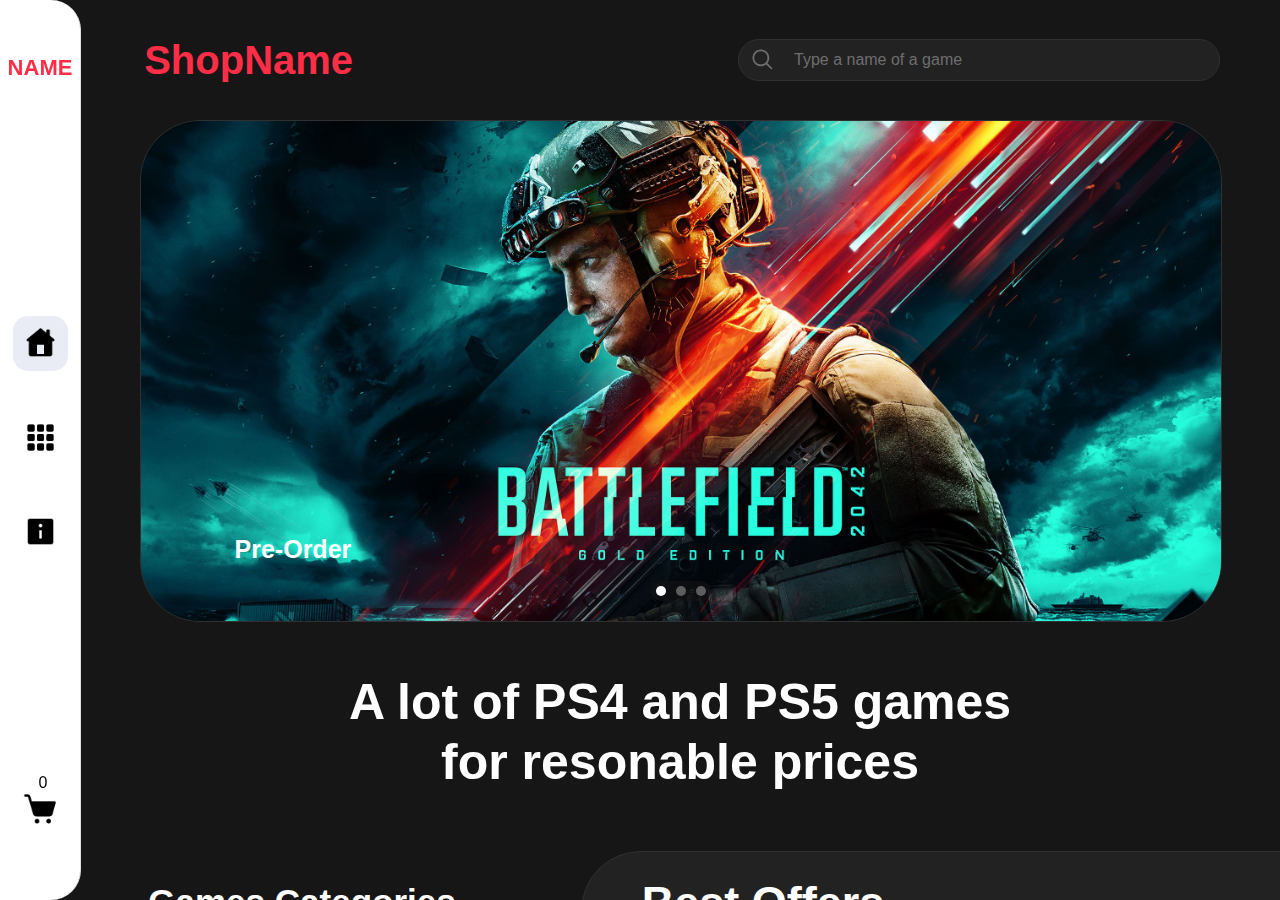
<file: index.html>
<!DOCTYPE html>
<html lang="en">
<head>
    <meta charset="UTF-8">
    <meta name="viewport" content="width=device-width, initial-scale=1.0">
    <title>Home</title>
    <link rel="stylesheet" href="css/style.css">
    <link rel="stylesheet" href="css/mainPage.css">
</head>
<body>
    <div class="container">
        <nav class="sidebar">
            <div class="logo">
                <a href="#">
                    <h1>NAME</h1>
                </a>
            </div>
            <div class="nav-list">
                <div class="nav-object">
                    <a class="nav-icon-shell home-icon" href="index.html">
                        <img class="nav-icon" src="icons/icons8-home-page-90.png" alt="icon">
                    </a>
                    <h2 class="sidebar-text">Home</h2>
                </div>
                <div class="nav-object">
                    <a class="nav-icon-shell all-products-icon" href="html/all-products.html">
                        <img class="nav-icon" src="icons/icons8-small-icons-96.png" alt="icon">
                    </a>
                    <h2 class="sidebar-text">Games</h2>
                </div>
                <div class="nav-object">
                    <a class="nav-icon-shell info-icon" href="html/info.html">
                        <img class="nav-icon" src="icons/icons8-info-squared-90.png" alt="icon">
                    </a>
                    <h2 class="sidebar-text">Info</h2>
                </div>
            </div>
            <div class="cart">
                <a class="nav-icon-shell cart-icon-shell" href="html/cart.html"> 
                    <div class="cart-products-amount">0</div>
                    <img class="nav-icon cart-icon" src="icons/icons8-shopping-cart-90.png" alt="icon">
                </a>
                <h2 class="sidebar-text">Cart</h2>
            </div>
        </nav>

        <nav class="sidebar_mobile-view">
            <a class="nav-icon-shell_mobile-view" href="index.html">
                <img class="nav-icon_mobile-view" src="icons/icons8-home-page-90.png" alt="">
            </a>
            <a class="nav-icon-shell_mobile-view" href="html/all-products.html">
                <img class="nav-icon_mobile-view" src="icons/icons8-small-icons-96.png" alt="">
            </a>
            <a class="nav-icon-shell_mobile-view" href="html/info.html">
                <img class="nav-icon_mobile-view" src="icons/icons8-info-squared-90.png" alt="">
            </a>
            <a class="nav-icon-shell_mobile-view" href="html/cart.html">
                <img class="nav-icon_mobile-view" src="icons/icons8-shopping-cart-90.png" alt="">
            </a>
        </nav>

        
        <div class="sidebar_empty"></div>
        

        <div class="main">
            <header class="header">
                <div class="page-title">
                    <h1>ShopName</h1>
                </div>
                <div class="search-block-shell">
                    <div class="search-block">
                        <input class="search" type="text" placeholder="Type a name of a game">
                        <img class="search-icon" src="icons/icons8-search.png" alt="">
                    </div>
                    <div class="search-results hide">
                        <!-- <div class="search-result">red dead redemption</div> -->
                    </div>
                </div>
            </header>
            
            <section class="slider-block-shell">
                <div class="slider-block"></div>

                <div class="slider-block_arrow slider-block_left-arrow">
                    <img src="icons/icons8-back-90.png" alt="photo">
                </div>
                <div class="slider-block_arrow slider-block_right-arrow">
                    <img src="icons/icons8-forward-90.png" alt="photo">
                </div>;
                <div class="slider-block_dots"></div>
            </section>

            <section class="slogan">
                <h1>A lot of PS4 and PS5 games <br> for resonable prices</h1>
            </section>

            <section class="sales-and-categories-shell">
                <div class="categories-block">
                    <div class="categories">
                        <h2>Games Categories</h2>
                        <ul class="categories-list">
                            <li class="category">All Games</li>
                            <li class="category">Action-Adventure</li>
                            <li class="category">Shooter</li>
                            <li class="category">RPG</li>
                            <li class="category">Online</li>
                            <li class="category">Open World</li>
                            <li class="category">Survival</li>
                        </ul>
                    </div>
                </div>
                <div class="best-offers-block">
                    <h2>Best Offers</h2>

                    <div class="products_best-offers"></div>                        
                </div>
            </section>

            <div class="game-compilations">
                <section>
                    <div class="page-subtitle">
                        <h2>Last Releases</h2>
                        <div class="line line-after"></div>
                    </div>
                    <div class="new-releases result-block"></div>
                </section>

                <section>
                    <div class="page-subtitle">
                        <h2>Hits</h2>
                        <div class="line line-after"></div>
                    </div>
                    <div class="hit-products result-block"></div>
                </section>

                <section>
                    <div class="page-subtitle">
                        <h2>Your Cart</h2>
                        <div class="line line-after"></div>
                    </div>
                    <div class="cart-products result-block"></div>
                </section>
            </div>
        </div>

        <div class="sidebar_empty__mobile-view"></div>

    </div>

    

    <script src="js/productsData.js"></script>
    <script src="js/script.js"></script>
    <script src="js/mainPage.js"></script>
</body>
</html>
</file>
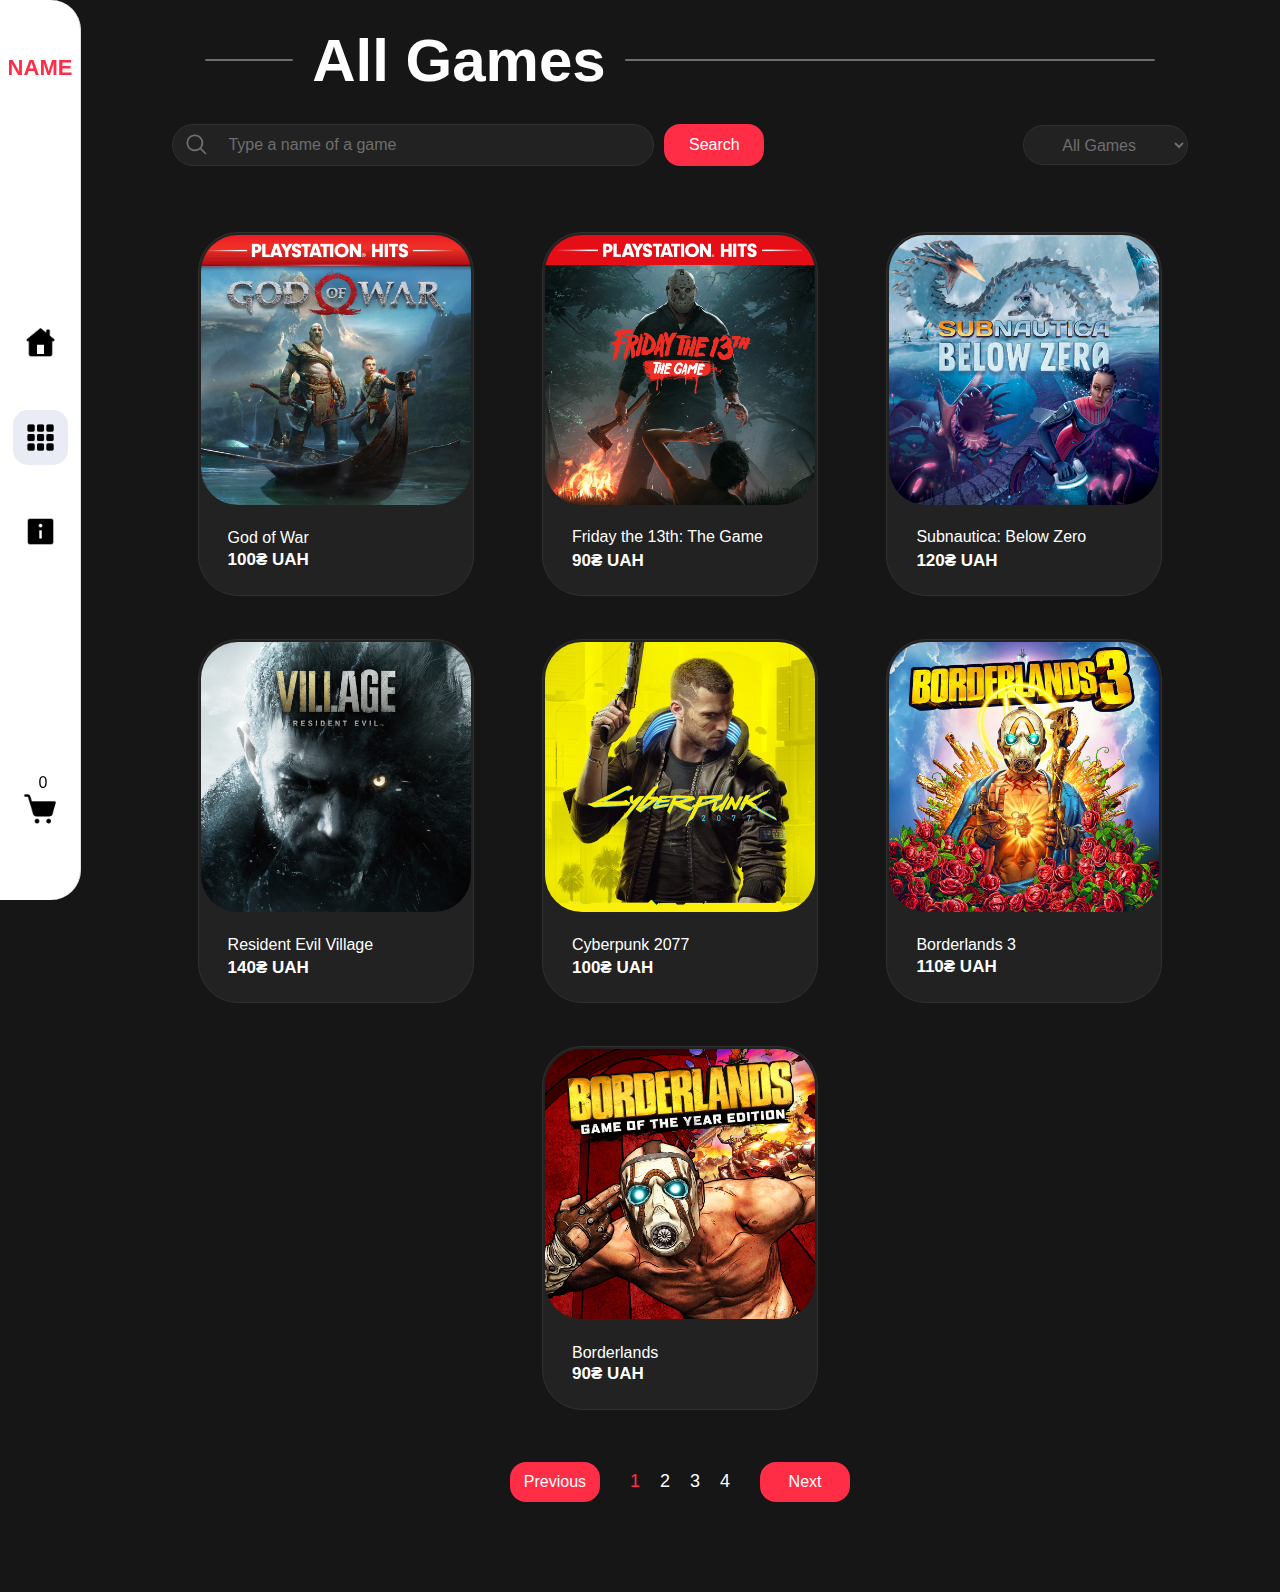
<file: html/all-products.html>
<!DOCTYPE html>
<html lang="en">
<head>
    <meta charset="UTF-8">
    <meta name="viewport" content="width=device-width, initial-scale=1.0">
    <title>All Products</title>
    <link rel="stylesheet" href="../css/style.css">
    <link rel="stylesheet" href="../css/all-products.css">
</head>
<body>
    <div class="container">
        <nav class="sidebar">
            <div class="logo">
                <a href="#">
                    <h1>NAME</h1>
                </a>
            </div>
            <div class="nav-list">
                <div class="nav-object">
                    <a class="nav-icon-shell home-icon" href="../index.html">
                        <img class="nav-icon" src="../icons/icons8-home-page-90.png" alt="icon">
                    </a>
                    <h2 class="sidebar-text">Home</h2>
                </div>
                <div class="nav-object">
                    <a class="nav-icon-shell all-products-icon" href="all-products.html">
                        <img class="nav-icon" src="../icons/icons8-small-icons-96.png" alt="icon">
                    </a>
                    <h2 class="sidebar-text">Games</h2>
                </div>
                <div class="nav-object">
                    <a class="nav-icon-shell info-icon" href="info.html">
                        <img class="nav-icon" src="../icons/icons8-info-squared-90.png" alt="icon">
                    </a>
                    <h2 class="sidebar-text">Info</h2>
                </div>
            </div>
            <div class="cart">
                <a class="nav-icon-shell cart-icon-shell" href="cart.html"> 
                    <div class="cart-products-amount">0</div>
                    <img class="nav-icon cart-icon" src="../icons/icons8-shopping-cart-90.png" alt="icon">
                </a>
                <h2 class="sidebar-text">Cart</h2>
            </div>
        </nav>

        <nav class="sidebar_mobile-view">
            <a class="nav-icon-shell_mobile-view" href="../index.html">
                <img class="nav-icon_mobile-view" src="../icons/icons8-home-page-90.png" alt="">
            </a>
            <a class="nav-icon-shell_mobile-view" href="all-products.html">
                <img class="nav-icon_mobile-view" src="../icons/icons8-small-icons-96.png" alt="">
            </a>
            <a class="nav-icon-shell_mobile-view" href="info.html">
                <img class="nav-icon_mobile-view" src="../icons/icons8-info-squared-90.png" alt="">
            </a>
            <a class="nav-icon-shell_mobile-view" href="cart.html">
                <img class="nav-icon_mobile-view" src="../icons/icons8-shopping-cart-90.png" alt="">
            </a>
        </nav>


        <div class="sidebar_empty"></div>
        
        <div class="main">
            <div class="page-title">
                <div class="line line-before"></div>
                <h1>All Games</h1>
                <div class="line line-after"></div>
            </div>
            <div class="extra-functions-shell">
                <div class="search-block-shell">
                    <div class="search-block">
                        <input class="search" type="text" placeholder="Type a name of a game">
                        <img class="search-icon" src="../icons/icons8-search.png" alt="">
                    </div>
                    <div class="search-results hide">
                        <!-- <div class="search-result">red dead redemption</div> -->
                    </div>
                    <button class="search-button">Search</button>
                </div>

                <div class="filter-options-shell">
                    <!-- <p>Filter by category</p> -->
                    <!-- <img class="filter-cancel" src="../icons/icons8-delete-90.png" alt=""> -->
                    <select class="filter-select" name="" id="">
                        <option value="" selected="selected">All Games</option>
                        <option value="">Action-Adventure</option>
                        <option value="">Shooter</option>
                        <option value="">RPG</option>
                        <option value="">Online</option>
                        <option value="">Open World</option>
                        <option value="">Survival</option>
                    </select>
                </div>
            </div>
            <div class="goods"></div>

            <div class="buttons-section">
                <button class="page-move-but button-previous">Previous</button>
                <div class="products-page-list">
                    <!-- <div class="page-num"></div> -->
                </div>
                <button class="page-move-but button-forward">Next</button>
            </div>
        </div>

        <div class="sidebar_empty__mobile-view"></div>

    </div>

    

    <script src="../js/productsData.js"></script>
    <script src="../js/script.js"></script>
    <script src="../js/all-products.js"></script>
</body>
</html>
</file>
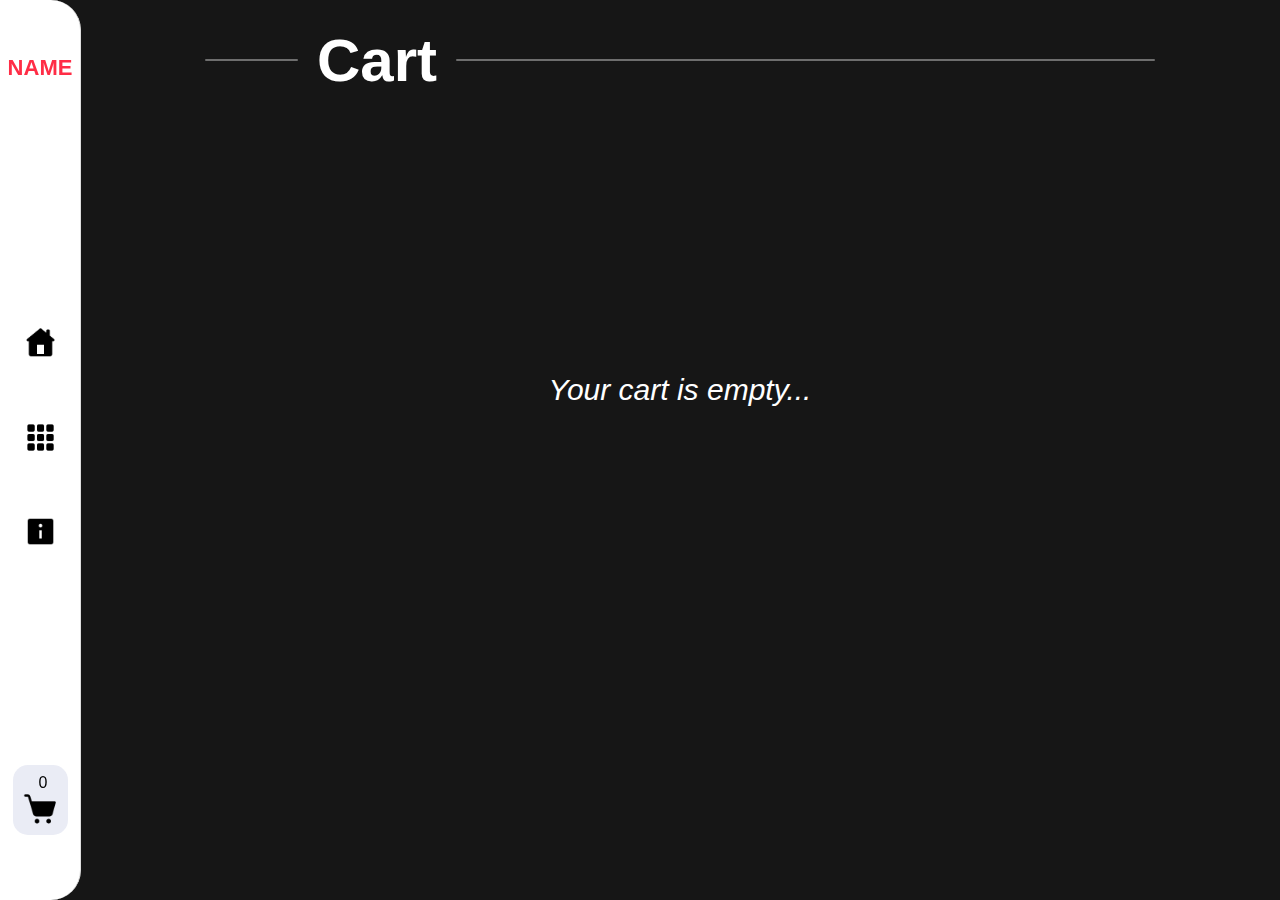
<file: html/cart.html>
<!DOCTYPE html>
<html lang="en">
<head>
    <meta charset="UTF-8">
    <meta name="viewport" content="width=device-width, initial-scale=1.0">
    <title>Cart</title>
    <link rel="stylesheet" href="../css/style.css">
    <link rel="stylesheet" href="../css/cart.css">
</head>
<body>
    <div class="container">
        <nav class="sidebar">
            <div class="logo">
                <a href="#">
                    <h1>NAME</h1>
                </a>
            </div>
            <div class="nav-list">
                <div class="nav-object">
                    <a class="nav-icon-shell home-icon" href="../index.html">
                        <img class="nav-icon" src="../icons/icons8-home-page-90.png" alt="icon">
                    </a>
                    <h2 class="sidebar-text">Home</h2>
                </div>
                <div class="nav-object">
                    <a class="nav-icon-shell all-products-icon" href="all-products.html">
                        <img class="nav-icon" src="../icons/icons8-small-icons-96.png" alt="icon">
                    </a>
                    <h2 class="sidebar-text">Games</h2>
                </div>
                <div class="nav-object">
                    <a class="nav-icon-shell info-icon" href="info.html">
                        <img class="nav-icon" src="../icons/icons8-info-squared-90.png" alt="icon">
                    </a>
                    <h2 class="sidebar-text">Info</h2>
                </div>
            </div>
            <div class="cart">
                <a class="nav-icon-shell cart-icon-shell" href="cart.html"> 
                    <div class="cart-products-amount">0</div>
                    <img class="nav-icon cart-icon" src="../icons/icons8-shopping-cart-90.png" alt="icon">
                </a>
                <h2 class="sidebar-text">Cart</h2>
            </div>
        </nav>
        
        <nav class="sidebar_mobile-view">
            <a class="nav-icon-shell_mobile-view" href="../index.html">
                <img class="nav-icon_mobile-view" src="../icons/icons8-home-page-90.png" alt="">
            </a>
            <a class="nav-icon-shell_mobile-view" href="all-products.html">
                <img class="nav-icon_mobile-view" src="../icons/icons8-small-icons-96.png" alt="">
            </a>
            <a class="nav-icon-shell_mobile-view" href="info.html">
                <img class="nav-icon_mobile-view" src="../icons/icons8-info-squared-90.png" alt="">
            </a>
            <a class="nav-icon-shell_mobile-view" href="cart.html">
                <img class="nav-icon_mobile-view" src="../icons/icons8-shopping-cart-90.png" alt="">
            </a>
        </nav>
        
        <div class="sidebar_empty"></div>
        
        <div class="main">
            <div class="page-title">
                <div class="line line-before"></div>
                <h1>Cart</h1>
                <div class="line line-after"></div>
            </div>

            <div class="cart-positions-shell">
                

            </div>


        </div>

        <div class="sidebar_empty__mobile-view"></div>

    </div>

    

    <script src="../js/productsData.js"></script>
    <script src="../js/script.js"></script>
    <script src="../js/cart.js"></script>
</body>
</html>
</file>
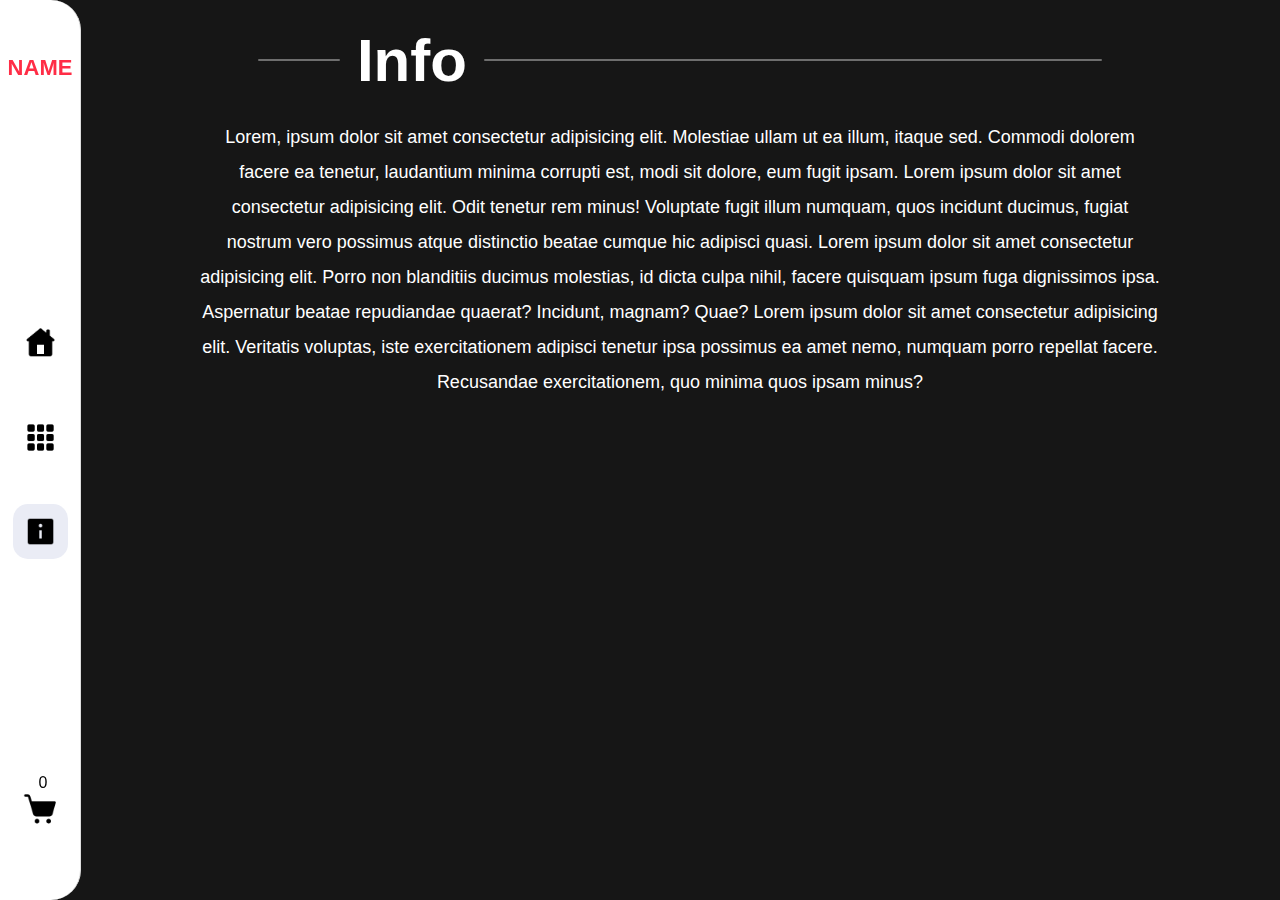
<file: html/info.html>
<!DOCTYPE html>
<html lang="en">
<head>
    <meta charset="UTF-8">
    <meta name="viewport" content="width=device-width, initial-scale=1.0">
    <title>Info</title>
    <link rel="stylesheet" href="../css/style.css">
    <link rel="stylesheet" href="../css/info.css">
</head>
<body>
    <div class="container">
        <nav class="sidebar">
            <div class="logo">
                <a href="#">
                    <h1>NAME</h1>
                </a>
            </div>
            <div class="nav-list">
                <div class="nav-object">
                    <a class="nav-icon-shell home-icon" href="../index.html">
                        <img class="nav-icon" src="../icons/icons8-home-page-90.png" alt="icon">
                    </a>
                    <h2 class="sidebar-text">Home</h2>
                </div>
                <div class="nav-object">
                    <a class="nav-icon-shell all-products-icon" href="all-products.html">
                        <img class="nav-icon" src="../icons/icons8-small-icons-96.png" alt="icon">
                    </a>
                    <h2 class="sidebar-text">Games</h2>
                </div>
                <div class="nav-object">
                    <a class="nav-icon-shell info-icon" href="info.html">
                        <img class="nav-icon" src="../icons/icons8-info-squared-90.png" alt="icon">
                    </a>
                    <h2 class="sidebar-text">Info</h2>
                </div>
            </div>
            <div class="cart">
                <a class="nav-icon-shell cart-icon-shell" href="cart.html"> 
                    <div class="cart-products-amount">0</div>
                    <img class="nav-icon cart-icon" src="../icons/icons8-shopping-cart-90.png" alt="icon">
                </a>
                <h2 class="sidebar-text">Cart</h2>
            </div>
        </nav>

        <nav class="sidebar_mobile-view">
            <a class="nav-icon-shell_mobile-view" href="../index.html">
                <img class="nav-icon_mobile-view" src="../icons/icons8-home-page-90.png" alt="">
            </a>
            <a class="nav-icon-shell_mobile-view" href="all-products.html">
                <img class="nav-icon_mobile-view" src="../icons/icons8-small-icons-96.png" alt="">
            </a>
            <a class="nav-icon-shell_mobile-view" href="info.html">
                <img class="nav-icon_mobile-view" src="../icons/icons8-info-squared-90.png" alt="">
            </a>
            <a class="nav-icon-shell_mobile-view" href="cart.html">
                <img class="nav-icon_mobile-view" src="../icons/icons8-shopping-cart-90.png" alt="">
            </a>
        </nav>

        
        <div class="sidebar_empty"></div>
        
        <div class="main">
            <div class="page-title">
                <div class="line line-before"></div>
                <h1>Info</h1>
                <div class="line line-after"></div>
            </div>

            <p class="info-main-text">
                Lorem, ipsum dolor sit amet consectetur adipisicing elit. Molestiae ullam ut ea illum, itaque sed. Commodi dolorem facere ea tenetur, laudantium minima corrupti est, modi sit dolore, eum fugit ipsam.
                Lorem ipsum dolor sit amet consectetur adipisicing elit. Odit tenetur rem minus! Voluptate fugit illum numquam, quos incidunt ducimus, fugiat nostrum vero possimus atque distinctio beatae cumque hic adipisci quasi. Lorem ipsum dolor sit amet consectetur adipisicing elit. Porro non blanditiis ducimus molestias, id dicta culpa nihil, facere quisquam ipsum fuga dignissimos ipsa. Aspernatur beatae repudiandae quaerat? Incidunt, magnam? Quae? Lorem ipsum dolor sit amet consectetur adipisicing elit. Veritatis voluptas, iste exercitationem adipisci tenetur ipsa possimus ea amet nemo, numquam porro repellat facere. Recusandae exercitationem, quo minima quos ipsam minus?
            </p>
        </div>

        <div class="sidebar_empty__mobile-view"></div>

    </div>

    
    <script src="../js/script.js"></script>
</body>
</html>
</file>
<file: css/style.css>
* {
    margin: 0;
    font-size: 16px;
    font-family: 'Rubik', sans-serif;
    color: white;
}

a {
    text-decoration: none;
}
input, select {
    outline: none;
}
ul {
  padding: 0;
  list-style: none;
}


h1, h2, h3, h4, h5, h6, p, span {
    color: rgb(255, 255, 255);
}

body {
    background-color: rgb(22, 22, 22);
}






.container {
    width: 100%;
    height: 100vh;
    display: grid;
    grid-row: 1;
    grid-template-columns: 80px 1fr;
    grid-column: 2;
}


.page-title {
    padding: 0 6%;
    height: 120px;
    display: flex;
    justify-content: space-between;
    align-items: center;
}
.page-title h1 {
    font-size: 60px;
    margin: 0 2%;
    white-space: nowrap;
}

.line {
    height: 2px;
    width: 77%;
    background-color: rgb(110, 110, 110);
    border-radius: 100px;
}


.sidebar_mobile-view {
    display: flex;
    align-items: center;
    justify-content: space-around;
    background-color: rgb(255, 255, 255);
    border-radius: 30px 30px 0 0;
    position: fixed;
    bottom: 0;
    left: 0;
    width: 100%;
    height: 60px;
    z-index: 99999999999;
    display: none;
}

.nav-icon-shell_mobile-view {
    height: 40px;
    width: 40px;
}
.nav-icon_mobile-view {
    width: inherit;
    height: inherit;
}


/* SIDEBAR */
.sidebar {
    position: fixed;
    left: 0;
    top: 0;
    width: 80px;
    height: 100%;
    background-color: rgb(255, 255, 255);
    border-radius: 0 30px 30px 0;
    /* box-shadow: 0 0 80px 0 rgb(71 71 71 / 10%); */
    display: flex;
    justify-content: space-between;
    align-items: center;
    flex-direction: column;
    border-right: 1px solid rgb(223, 223, 223);
}

.logo, .nav-list, .cart {
    display: flex;
    justify-content: center;
    align-items: center;
}


.logo {
    width: 100%;
    height: 15%;
}
.logo h1 {
    font-size: 22px;
    color: rgb(255, 45, 70);
}

.nav-list {
    width: 100%;
    height: 33%;
    flex-direction: column;
    justify-content: space-evenly;
}

.sidebar-text {
    text-align: center;
    transform: translateX(-300%);
    transition: all .3s ease;
    color: rgb(22, 22, 22);
}

.nav-icon-shell:hover ~ .sidebar-text {
    transform: translateX(0);
}

.nav-icon-shell {
    width: 55px;
    height: 55px;
    border-radius: 15px;
    margin-bottom: 7px;
    transition: all .1s ease;
    display: flex;
    justify-content: center;
    align-items: center;
}
.nav-icon-shell:hover {
    background-color: rgb(234, 236, 245);
}

.nav-object {
    width: 60px;
    display: flex;
    flex-direction: column;
    justify-content: center;
    align-items: center;
}

.nav-icon {
    width: 35px;
    height: 35px;
}

.cart-icon-shell {
    height: 70px;
    flex-direction: column;
}

.cart {
    width: 100%;
    height: 15%;
    flex-direction: column;
    justify-content: flex-start;
}


.cart-products-amount {
    text-align: center;
    position: relative;
    left: 3px;
    color: black;
}

/* MAIN PAGE */
.main {
    padding: 0 5% 5% 5%;
}





/* SEARCH */
.search-block-shell {
    position: relative;
    display: flex;
}


.search-block {
    display: flex;
    align-items: center;
    position: relative;
}

::-webkit-input-placeholder {
    color: rgb(110, 110, 110);
}
::-moz-placeholder { 
    color: rgb(110, 110, 110);
  }
:-ms-input-placeholder {
    color: rgb(110, 110, 110);
  }
:-moz-placeholder { 
    color: rgb(110, 110, 110);
  }

.search {
    transition: all .15s ease;
    width: 400px;
    height: 40px;
    border-radius: 60px;
    border: 1px solid rgb(48, 48, 48);
    color: rgb(255, 255, 255);
    padding: 0 25px 0 55px;
    background-color: rgb(34, 34, 34);
    z-index: 12;
}

.search:hover {
    background-color: rgb(48, 48, 48);
}
.search:focus {
    background-color: rgb(48, 48, 48);
}


.search-icon {
    transition: all 0.1s ease;
    width: 25px;
    height: 25px;
    position: absolute;
    left: 0;
    top: 0;
    border-radius: 50px;
    padding: 8px 12px;
    z-index: 13;
}
.clear-search-icon {
    cursor: pointer;
}
.clear-search-icon:hover {
    background-color: rgb(77, 77, 77);
}


.search-results {
    position: absolute;
    width: 480px;
    padding-top: 41px;
    z-index: 11;
    top: 0;
    border: 1px solid rgb(48, 48, 48);
    background-color: rgb(34, 34, 34);
    border-radius: 30px;
    overflow: hidden;
}
.search-result {
    width: 86%;
    height: 40px;
    display: flex;
    align-items: center;
    padding: 0 7%;
    border-bottom: 1px solid rgb(48, 48, 48);
    transition: all 0.1s ease;
}

.search-result:hover {
    background-color: rgb(255, 45, 70);
    cursor: pointer;
    color: rgb(84, 18, 19);
}




.search-button {
    width: 100px;
    border-radius: 16px;
    border: none;
    background-color: rgb(255, 45, 70);
    margin-left: 10px;
    transition: all 0.1s ease;
}
.search-button:hover {
    background-color: rgb(255, 71, 92);
    cursor: pointer;
}






/* Product */
.product {
    background-color: rgb(34, 34, 34);
    transition: all 0.1s ease;
    width: 270px;
    height: 360px;
    max-height: 400px;
    border-radius: 40px;
    overflow: hidden;
    padding: 2px 2px 0 2px;
    position: relative;
    border: 1px solid rgb(48, 48, 48);
    margin: 2% 1%;

    animation: .2s ease;
}
@keyframes adding-to-cart {
    0% {
        transform: scale(1);
    }
    40% {
        transform: scale(0.95);
    }
    100% {
        transform: scale(1);
    }
}


.product-child {
    position: absolute;
    top: 0;
    left: 0;
    width: 274px;
    height: 362px;
    border-radius: inherit;
    transition: all 0.15s ease;
    pointer-events: none;
    z-index: 0;
}


.product-main {
    position: relative;
    width: 100%;
    height: 75%;
    display: flex;
    justify-content: center;
    align-items: center;
    border-radius: 37px;
    overflow: hidden;
    z-index: 5;
}
.product-photo {
    transition: all .3s ease;
    width: 100%;
    /* height: 100%; */
}

.product-footer, .product-footer_onhover {
    position: relative;
    /* width: inherit; */
    height: 25%;
    padding: 0 10%;
    display: flex;
    align-items: center;
    justify-content: space-between;
    z-index: 5;
    border-radius: 10px;
}

.product-footer p, .product-footer h3 {
    margin: 3% 0;
}
.product-name {
    font-size: 16px;
    font-weight: normal;
}
.product-price {
    font-size: 17px;
    font-weight: 600;
}


.clickable-area_product {
    position: absolute;
    top: 0;
    left: 0;
    width: 100%;
    height: 100%;
    /* pointer-events: none; */
}


.product-footer_right-side {
    display: flex;
    justify-content: flex-end;
    align-items: center;
}

.add-to-cart {
    white-space: nowrap;
}
.add-to-cart-icon {
    width: 40%;
    height: 40%;
}


.product-footer_onhover {
    position: relative;
    top: 1%;
    background-color: rgb(255, 45, 70);
    transition: all .3s ease;
}
.product-footer_onhover p, .product-footer_onhover h3 {
    color: rgb(255, 255, 255);
}


.product-footer:hover ~ .product-footer_onhover, .product-footer_onhover:hover {
    top: 0;
    transform: translateY(-100%);
    cursor: pointer;
}
.product-footer_onhover:hover ~ .product-child {
    background-color: rgb(255, 45, 70);
}


.product:hover .product-photo {
    transform: scale3d(1.06, 1.06, 1.06);
}


.added {
    background-color: rgb(255, 83, 99);
}

/* /Product */










.hide {
    display: none;
}






@media (max-width: 1250px) {
    .container {
        grid-template-columns: 70px 1fr;
    }
    .sidebar {
        width: 70px;
    }
    .page-title h1 {
        font-size: 55px;
    }

    .cart-icon-shell {
        height: 70px;
    }



    /* SEARCH */
    .search {
        width: 300px;
        height: 38px;
        /* padding: 0 25px 0 55px; */
    }
    .search-icon {
        height: 23px;
    }
    .search-results {
        width: 380px;
    }

    .search-button {
        width: 90px;
        height: 40px;
    }
    .search-result {
        font-size: 15px;
    }


    /* Product */
    .product {
        width: 240px;
        height: 320px;
    }

    .product-child {
        width: 244px;
        height: 322px;
    }

    .product-footer p, .product-footer h3 {
        margin: 5% 0;
    }

    .product-name {
        font-size: 15px;
    }
    .product-price {
        font-size: 16px;
    }

    .add-to-cart {
        font-size: 15px;
    }
    .add-to-cart-icon {
        width: 35%;
        height: 35%;
    }
}


@media (max-width: 1000px) {
    .container {
        grid-template-columns: 60px 1fr;
    }
    .sidebar {
        width: 60px;
    }
    .page-title h1 {
        font-size: 50px;
    }

    .logo h1 {
        font-size: 18px;
    }
    .nav-icon-shell {
        width: 45px;
        height: 45px;
        border-radius: 10px;
        margin-bottom: 7px;
    }
    .nav-icon {
        width: 30px;
        height: 30px;
    }
    .cart-icon-shell {
        height: 60px;
    }


    /* SEARCH */
    .search {
        width: 220px;
        height: 36px;
        font-size: 15px;
    }
    .search-results {
        width: 300px;
    }
    .search-result {
        font-size: 14px;
    }

    .search-button {
        width: 70px;
        height: 38px;
        font-size: 15px;
    }


    /* Product */
    .product {
        width: 220px;
        height: 290px;
    }
    
    .product-child {
        width: 224px;
        height: 292px;
    }
    
    .product-footer p, .product-footer h3 {
        margin: 3% 0;
    }
    
    .product-name {
        font-size: 14px;
    }
    .product-price {
        font-size: 15px;
    }
    
    .add-to-cart {
        font-size: 14px;
    }
}

@media (max-width: 768px) {
    .main {
        margin-bottom: 50px;
    }


    .page-title h1 {
        font-size: 45px;
    }

    .container {
        width: 100%;
        height: 100vh;
        display: grid;
        grid-row: 2;
        grid-column: 1;
        grid-template-columns: 1fr;
        grid-template-rows: 1fr 60px;
    }
    .sidebar_empty, .sidebar {
        display: none;
    }
    .sidebar_mobile-view {
        display: flex;
    }


      /* SEARCH */
    .search {
        font-size: 14px;
    }

    .search-button {
        width: 90px;
        height: 38px;
        font-size: 15px;
    }


    /* Product */
    .product {
        width: 190px;
        height: 250px;
    }
    
    .product-child {
        width: 194px;
        height: 252px;
    }
    
    .product-footer p, .product-footer h3 {
        margin: 3% 0;
    }
    
    .product-name {
        font-size: 12px;
    }
    .product-price {
        font-size: 14px;
    }
    
    .add-to-cart {
        font-size: 12px;
    }
}


@media (max-width: 480px) {
    .container {
        grid-template-rows: 1fr 50px;
    }
    .sidebar_mobile-view {
        height: 50px;
    }
    .nav-icon-shell_mobile-view {
        height: 35px;
        width: 35px;
    }



    /* SEARCH */
    .search {
        width: 140px;
        height: 36px;
        font-size: 14px;
    }

    .search-button {
        width: 60px;
        height: 38px;
        font-size: 14px;
    }

    .search-results {
        width: 220px;
        padding-top: 36px;
    }
    .search-result {
        font-size: 14px;
        height: 36px;
    }



    /* Product */
    .product {
        width: 160px;
        height: 210px;
        margin: 3% 1%;
        border-radius: 30px;
    }
    .product-main {
        border-radius: 28px;
    }
    
    .product-child {
        width: 164px;
        height: 212px;
    }
    
    .product-footer p, .product-footer h3 {
        margin: 3% 0;
    }
    
    .product-name {
        font-size: 11px;
    }
    .product-price {
        font-size: 12px;
    }
    
    .add-to-cart {
        font-size: 11px;
    }
}
</file>
<file: css/mainPage.css>
.home-icon {
    background-color: rgb(234, 236, 245);
}


.main {
    padding: 0 5% 5% 5%;
    overflow-x: hidden;
}


.header {
    display: flex;
    justify-content: space-between;
    align-items: center;
}

.page-title {
    padding: 0;
}
.page-title h1 {
    font-size: 40px;
    color:  rgb(255, 45, 70);
    /* background-color: #fff;
    border-radius: 15px;
    padding: 5px; */
}


/* SLIDER */
.slider-block-shell {
    height: 500px;
    width: 100%;
    background-color: rgb(34, 34, 34);
    border-radius: 60px;
    border: 1px solid rgb(48, 48, 48);
    position: relative;
    overflow: hidden;
    display: flex;
    justify-content: center;
}

.slider-block {
    max-width: 20000px;
    height: inherit;
    display: flex;
    border-radius: inherit;
    position: absolute;
    left: 0;
    transition: all .8s ease;
}
.slider-page {
    background-color: rgb(58, 58, 58);
    border-radius: inherit;
    position: relative;
    margin-right: 50px;
}

.slider-block_photo {
    /* height: 100%; */
    width: 100%;
    position: absolute;
    margin: auto;
    left: 0;
    top: 0;
    bottom: 0;
    right: 0;
    border-radius: inherit;
}
.slider-block_photo:hover {
    /* cursor: pointer; */
}

.slider-block_arrow {
    position: absolute;
    height: 100%;
    width: 5%;
    /* background-color: #fff; */
    display: flex;
    justify-content: center;
    align-items: center;
    transition: all .2s ease;
    user-select: none;
}
.slider-block_arrow:hover {
    cursor: pointer;
    background-color: rgba(22, 22, 22, 0.3);
}

.slider-block_left-arrow {
    left: 0;
    transform: translateX(-200%);
}
.slider-block_right-arrow {
    right: 0;
    transform: translateX(200%);
}

.slider-block_arrow img {
    height: 40px;
    width: 40px;
}


.slider-block-shell:hover .slider-block_left-arrow,
.slider-block-shell:hover .slider-block_right-arrow {
    transform: translateX(0);
}


.slider-block_info {
    position: absolute;
    left: 8%;
    bottom: 10%;
    font-size: 25px;
    font-weight: bold;
    /* background-color: rgb(255, 45, 70); */
    padding: 7px;
    border-radius: 12px;
}

.slider-block_dots {
    max-width: 200px;
    height: 20px;
    position: absolute;
    bottom: 4%;
    margin: 0 auto;
    background-color: rgba(22, 22, 22, 0.5);
    border-radius: 60px;
    display: flex;
    align-items: center;
}

.dot, .current-dot {
    width: 10px;
    height: 10px;
    border-radius: 60px;
    margin: 0 5px;
    background-color: rgb(94, 94, 94);
}
.current-dot {
    background-color: rgb(255, 255, 255);
}



/* @keyframes onMove {
    0% {
    }
} */
/* /SLIDER */


.slogan h1{
    font-size: 50px;
    text-align: center;
    margin: 50px 0 60px 0;
    line-height: 60px;
}


.page-subtitle {
    /* padding: 0 4%; */
    height: 120px;
    display: flex;
    justify-content: space-between;
    align-items: center;
}
.page-subtitle h2 {
    font-size: 25px;
    /* margin: 0 2%; */
    white-space: nowrap;
    padding: 0 30px;
}

.line-before {
    width: 0;
}
.line-after {
    width: 100%;
}



.result-block {
    display: flex;
    align-items: center;
    justify-content: space-around;
    flex-wrap: wrap;
}

.new-releases p {
    margin: 5% 0;
    font-style: italic;
}

.sales-and-categories-shell {
    margin: 40px 0;
    height: 500px;
    width: 100%;
    display: flex;
    align-items: center;
    justify-content: space-between;

    position: relative;
}

.categories-block {
    /* background-color: rgb(34, 34, 34); */
    height: 100%;
    width: 30%;
    border-radius: 50px;
    display: flex;
    justify-content: center;
    align-items: center;
}

.categories h2 {
    font-size: 35px;
    margin-bottom: 30px;
    text-align: center;
}
.categories-list {
    display: flex;
    flex-direction: column;
    align-items: center;
    /* margin-left: 40px; */
}

.category {
    transition: all 0.1s ease;
    padding: 15px 30px;
    border-radius: 20px;
    font-size: 20px;
    color: #676767;
}
.category:hover {
    background-color: rgb(255, 45, 70);
    color: rgb(255, 255, 255);
    cursor: pointer;
}

.selected-category {
    background-color: rgb(255, 45, 70);
    color: rgb(255, 255, 255);
}
.selected-category:hover {
    background-color: rgb(255, 45, 70);
    color: rgb(255, 255, 255);
}




.best-offers-block {
    background-color: rgb(34, 34, 34);
    height: 100%;
    width: 65%;
    border-radius: 60px 0 0 60px;
    position: relative;
    right: -7%;
    border: 1px solid rgb(48, 48, 48);
    padding-right: 1%;
}

.best-offers-block h2 {
    font-size: 45px;
    /* color: rgb(22, 22, 22); */
    color: rgb(255, 255, 255);
    margin: 25px 0 15px 60px;
}

.products_best-offers {
    display: flex;
    justify-content: space-evenly;
    align-items: center;
}


/* BEST OFFERS PRODUCT */
.products_best-offers .product {
    border: 1px solid rgb(58, 58, 58);
    box-shadow: 0 0 40px 0 rgb(240 85 76 / 15%);
}
.products_best-offers .product:hover {
    box-shadow: none;
}
.products_best-offers .product-child {
    background-color: rgb(255, 45, 70);
}

.products_best-offers .product:hover .product-child {
    background-color: rgb(48, 48, 48);
}
.products_best-offers .product-footer_onhover {
    background-color: rgb(48, 48, 48);
}

.products_best-offers .product:hover .product-footer_onhover {
    top: 0;
    transform: translateY(-100%);
}




.product {
    margin: 15px 5px;
}







@media (max-width: 1250px) {
    .page-title {
        height: 105px;
    }
    .page-title h1 {
        font-size: 38px;
    }

    /* SLIDER */
    .slider-block-shell {
        height: 450px;
    }

    .slider-block_info {
        bottom: 8%;
        font-size: 24px;
    }

    .slogan h1{
        font-size: 45px;
        margin: 40px 0 50px 0;
        /* line-height: 60px; */
    }

    .sales-and-categories-shell {
        height: 450px;
    }

    .categories h2 {
        font-size: 32px;
        margin-bottom: 25px;
    }
    .category {
        padding: 13px 28px;
        font-size: 18px;
    }

    .best-offers-block {
        width: 70%;
    }
    .best-offers-block h2 {
        font-size: 40px;
    }

    .page-subtitle h2 {
        font-size: 22px;
        padding: 0 25px;
    }
}


@media (max-width: 1000px) {
    .page-title {
        height: 90px;
    }
    .page-title h1 {
        font-size: 32px;
    }

    /* SLIDER */
    .slider-block-shell {
        height: 350px;
    }

    .slider-block_info {
        left: 6%;
        bottom: 6%;
        font-size: 22px;
    }

    .slider-block_dots {
        height: 16px;
    }
    .dot, .current-dot {
        width: 8px;
        height: 8px;
    }
    .slider-block_arrow {
        width: 6%;
    }
    .slider-block_arrow img {
        height: 30px;
        width: 30px;
    }


    .slogan h1{
        font-size: 35px;
        margin: 35px 0 45px 0;
        line-height: 50px;
    }

    .sales-and-categories-shell {
        height: 400px;
    }

    .categories h2 {
        font-size: 25px;
        margin-bottom: 20px;
    }
    .category {
        padding: 13px 28px;
        font-size: 16px;
        border-radius: 16px;
    }

    .best-offers-block h2 {
        font-size: 35px;
        margin: 18px 0 10px 60px;
    }

    .page-subtitle {
        height: 80px;
    }
    .page-subtitle h2 {
        font-size: 20px;
        padding: 0 22px;
    }
}


@media (max-width: 850px) {
    .sales-and-categories-shell {
        height: initial;
        display: block;
    }

    .categories-block {
        height: 100%;
        width: 100%;
        transform: translateY(120%);
    }
    .categories h2 {
        font-size: 20px;
        margin-bottom: 15px;
    }
    .category {
        padding: 13px 40px;
        font-size: 15px;
        border-radius: 16px;
    }

    
    .best-offers-block {
        width: 100%;
        transform: translateY(-90%);
    }
}


@media (max-width: 768px) {
    .main {
        padding: 0 3% 5% 3%;
    }

    .page-title {
        height: 100px;
    }
    .page-title h1 {
        font-size: 23px;
    }

    /* SLIDER */
    .slider-block-shell {
        height: 280px;
        border-radius: 45px;
    }

    .slider-block_info {
        left: 6%;
        bottom: 6%;
        font-size: 18px;
    }

    .slider-block_dots {
        height: 14px;
    }
    .dot, .current-dot {
        width: 7px;
        height: 7px;
    }
    .slider-block_arrow {
        width: 8%;
    }
    .slider-block_arrow img {
        height: 30px;
        width: 30px;
    }


    .slogan h1{
        font-size: 30px;
        line-height: 40px;
    }


    .best-offers-block h2 {
        font-size: 30px;
        margin: 16px 0 5px 60px;
    }

    .page-subtitle {
        height: 80px;
    }
    .page-subtitle h2 {
        font-size: 20px;
        padding: 0 22px;
    }

    .categories-block {
        transform: translateY(110%);
    }
    .categories h2 {
        font-size: 20px;
        margin-bottom: 15px;
    }
    .category {
        padding: 13px 40px;
        font-size: 15px;
        border-radius: 16px;
    }

    .best-offers-block {
        width: 90%;
        transform: translateY(-100%);
        right: -18%;
    }


    .product {
        margin: 15px 4px;
    }
}


@media (max-width: 560px) {
    .slider-block-shell {
        height: 240px;
    }
    .best-offers-block {
        width: 100%;
        transform: translateY(-100%);
        right: -4%;
    }
}



@media (max-width: 480px) {
    .page-title {
        height: 100px;
    }
    .page-title h1 {
        font-size: 20px;
    }

    /* SLIDER */
    .slider-block-shell {
        height: 200px;
        border-radius: 45px;
    }

    .slider-block_info {
        left: 6%;
        bottom: 6%;
        font-size: 16px;
    }

    .slogan h1{
        font-size: 25px;
    }

    .best-offers-block h2 {
        font-size: 30px;
        margin: 16px 0 5px 60px;
    }

    .page-subtitle {
        height: 70px;
    }
    .page-subtitle h2 {
        font-size: 18px;
        padding: 0 20px;
    }

    .categories-block {
        transform: translateY(95%);
    }
    .categories h2 {
        font-size: 20px;
        margin-bottom: 15px;
    }
    .category {
        padding: 13px 40px;
        font-size: 15px;
        border-radius: 16px;
    }

    .best-offers-block {
        width: 106%;
        transform: translateY(-120%);
        border-radius: 0;
        right: 4%;
        padding-bottom: 10px;
        padding-left: 4px;
    }
    .best-offers-block h2 {
        margin: 16px 0 10px 0;
        text-align: center;
    }

    .product {
        margin: 8px 4px;
    }
}


@media(max-width: 360px) {
    .header {
        display: block;
    }
    .page-title {
        height: 70px;
        width: 100%;
        justify-content: center;
    }
    .page-title h1 {
        font-size: 30px;

    }

     /* SEARCH */
    .search-block-shell {
        justify-content: center;
        padding-bottom: 30px;
    }


    .slider-block-shell {
        height: 170px;
        border-radius: 45px;
    }
    .products_best-offers {
        flex-wrap: wrap;
    }

    .categories-block {
        transform: translateY(165%);
    }

    .best-offers-block {
        width: 106%;
        transform: translateY(-65%);
        border-radius: 0;
        right: 4%;
        padding-bottom: 10px;
        padding-left: 4px;
    }
}
</file>
<file: css/all-products.css>
.all-products-icon {
    background-color: rgb(234, 236, 245);
}



.goods {
    width: 100%;
    max-height: fit-content;
    min-height: min-content;
    display: flex;
    justify-content: space-evenly;
    flex-wrap: wrap;
    margin-top: 40px;
}

.line-before {
    width: 10%;
}
.line-after {
    width: 60%;
}




/* Extra Functions */

.extra-functions-shell {
    height: 50px;
    padding: 0 3%;
    display: flex;
    justify-content: space-between;
    align-items: center;
}





.filter-options-shell {
    display: flex;
    align-items: center;
}

/* .filter-cancel {
    width: 30px;
    height: 30px;
} */

.filter-select {
    color: rgb(110, 110, 110);
    background-color:rgb(34, 34, 34);
    border: 1px solid rgb(48, 48, 48);
    border-radius: 35px;
    padding: 10px;
    height: 40px;
    text-align: center;
    transition: all .15s ease;
}
.filter-select:hover {
    cursor: pointer;
    background-color: rgb(48, 48, 48);
}



.buttons-section {
    display: flex;
    justify-content: center;
    align-items: center;
    width: 100%;
    height: 100px;
}



.page-move-but {
    width: 90px;
    height: 40px;
    border-radius: 16px;
    border: none;
    background-color: rgb(255, 45, 70);
    transition: all 0.1s ease;
}
.page-move-but:hover {
    background-color: rgb(255, 71, 92);
    cursor: pointer;
}


.products-page-list {
    display: flex;
    align-items: center;
    padding: 0 20px;
}

.page-num {
    padding: 0 10px;
    transition: all 0.2s ease;
    font-size: 18px;
}
.page-num_active {
    color: rgb(255, 45, 70);
}
.page-num:hover {
    cursor: pointer;
    color: rgb(255, 45, 70);
}




.red {
    background-color: rgb(240, 85, 76);
}

.photo-more {
    width: 60%;
    height: 60%;
}

.more h3 {
    font-size: 25px;
    color: #fff;
}

.next-page-icon {
    width: 45px;
    height: 45px;
}


.hide {
    display: none;
}







@media (max-width: 1250px) {
    /* Extra Functions */
    .filter-select {
        padding: 10px;
        height: 40px;
    }
}


@media (max-width: 1000px) {
    /* Extra Functions */
    .filter-select {
        padding: 10px;
        height: 38px;
        font-size: 15px;
    }

    
    .page-move-but {
        width: 85px;
        height: 38px;
    }
    .page-num {
        padding: 0 12px;
    }
}


@media (max-width: 768px) {
    .extra-functions-shell {
        display: block;
        height: 100px;
    }
    .filter-select {
        margin-top: 20px;
        font-size: 14px;
    }
    .main {
        padding: 0;
    }



    .page-move-but {
        font-size: 15px;
    }
    .products-page-list {
        padding: 0 15px;
    }
    .page-num {
        padding: 0 12px;
    }
}


@media (max-width: 480px) {
    .extra-functions-shell {
        padding: 0 6%;
        display: block;
        height: 100px;
    }
    .filter-select {
        height: 36px;
    }


    .buttons-section {
        height: 120px;
    }
    .page-move-but {
        font-size: 12px;
        width: 70px;
        height: 30px;
        border-radius: 12px;
    }
    .products-page-list {
        padding: 0 10px;
    }
    .page-num {
        padding: 0 8px;
        font-size: 14px;
    }
}
</file>
<file: css/cart.css>
.cart-icon-shell {
    background-color: rgb(234, 236, 245);
}

.cart-positions-shell {
    display: flex;
    flex-direction: column;
    align-items: center;
}

.line-before {
    width: 10%;
}
.line-after {
    width: 75%;
}


.price_mobile-view {
    display: none;
}

.cart-position {
    width: 80%;
    height: 140px;
    background-color: rgb(34, 34, 34);
    border-radius: 40px;
    display: grid;
    grid-row: 1;
    grid-column: 5;
    grid-template-columns: 140px 1fr 20% 18% 9%;
    margin: 1% 0;
    border: 1px solid rgb(48, 48, 48);
}

.delete-section, .photo-section, .price-section, .count-shell, .minus, .plus, .total-sum {
    display: flex;
    justify-content: center;
    align-items: center;
}
.count-section {
    display: flex;
    flex-direction: column;
    justify-content: space-evenly;
    align-items: center;
}


.photo-section img{
    width: 100%;
    border-radius: 40px;
}

.name-section {
    padding: 8%;
}
.name-section h2 {
    font-size: 18px;
}

.count-shell {
    border-radius: 50px;
    border: 1px solid rgb(71, 71, 71);
    justify-content: space-between;
    height: 25%;
    width: 60%;
}

.price-section p {
    font-size: 20px;
}

.minus, .plus {
    height: 100%;
    width: 35%;
    transition: all .15s ease;
    user-select: none;
    border-radius: 50px;
}

.minus:hover, .plus:hover {
    cursor: pointer;
    background-color: rgb(71, 71, 71);
}


.delete-icon {
    width: 30px;
    height: 30px;
    padding: 6%;
    transition: all .15s ease;
    border-radius: 10px;
}
.delete-icon:hover {
    background-color: rgb(71, 71, 71);
    cursor: pointer;
}


.total-block-shell {
    width: 70%;
    height: 120px;
    display: flex;
    justify-content: flex-end;
}

.total-sum p, .sum {
    font-size: 25px;
}


.else-case {
    width: 100%;
    height: 60vh;
    display: flex;
    justify-content: center;
    align-items: center;
}
.else-case p{
    font-size: 30px;
    font-style: italic;
    font-weight: lighter;
}






/* ADAPTIVE */
@media (min-width: 3800px) {
}


@media (min-width: 2560px) and (max-width: 3799px) {
}


@media (min-width: 1800px) and (max-width: 2559px) {
}


@media (max-width: 1250px) {
    .cart-position {
        height: 130px;
        grid-template-columns: 130px 1fr 20% 18% 9%;
    }

    .photo-section img{
        width: 130px;
        height: 130px;
    }
    
    .name-section h2 {
        font-size: 16px;
    }
    
    .price-section p {
        font-size: 18px;
    }
    
    .delete-icon {
        width: 28px;
        height: 28px;
    }
    
    
    /* .else-case {
        width: 100%;
        height: 60vh;
    }
    .else-case p{
        font-size: 30px;
    } */
}


@media (max-width: 1000px) {
    .cart-position {
        width: 90%;
        height: 110px;
        grid-template-columns: 110px 1fr 20% 18% 9%;
        border-radius: 35px;
    }

    .photo-section img{
        width: 110px;
        height: 110px;
        border-radius: 35px;
    }
    
    .name-section h2 {
        font-size: 14px;
    }
    
    .price-section p {
        font-size: 16px;
    }
    
    .minus, .plus {
        width: 35%;
    }
    .count {
        font-size: 14px;
    }
    
    .delete-icon {
        width: 25px;
        height: 25px;
    }

    .total-sum p, .sum {
        font-size: 22px;
    }
    
    
    /* .else-case {
        width: 100%;
        height: 60vh;
    }
    .else-case p{
        font-size: 30px;
    } */
}


@media (max-width: 768px) {
    .price_mobile-view {
        display: flex;
    }
    .price-section {
        display: none;
    }

    .cart-position {
        width: 100%;
        height: 110px;
        grid-column: 4;
        grid-template-columns: 110px 1fr 25% 10%;
        margin: 2% 0;
    }

    .photo-section img{
        width: 110px;
        height: 110px;
        border-radius: 35px;
    }


    .price_mobile-view p {
        font-size: 18px;
    }
    
    .count-shell {
        height: 24%;
    }
    .minus, .plus {
        width: 40%;
    }
    .count {
        font-size: 15px;
    }
    
    .delete-icon {
        width: 27px;
        height: 27px;
    }


    
    /* .else-case {
        width: 100%;
        height: 60vh;
    }
    .else-case p{
        font-size: 30px;
    } */
}


@media (max-width: 480px) {
    .price_mobile-view {
        display: flex;
    }
    .price-section {
        display: none;
    }

    .cart-position {
        width: 100%;
        height: 90px;
        grid-column: 4;
        grid-template-columns: 90px 1fr 30% 12%;
        margin: 2% 0;
        border-radius: 28px;
    }
    
    .photo-section img{
        width: 90px;
        height: 90px;
        border-radius: 28px;
    }
    
    .name-section h2 {
        font-size: 10px;
    }

    .price_mobile-view p {
        font-size: 13px;
    }
    
    .count-shell {
        height: 24%;
    }
    .minus, .plus {
        width: 40%;
    }
    .count {
        font-size: 12px;
    }
    
    .delete-icon {
        width: 25px;
        height: 25px;
    }
    
    
    /* .else-case {
        width: 100%;
        height: 60vh;
    }
    .else-case p{
        font-size: 30px;
    } */
}
</file>
<file: css/info.css>
.info-icon {
    background-color: rgb(234, 236, 245);
}


.main {
    padding: 0 10% 10% 10%;
}


.line-before {
    width: 10%;
}
.line-after {
    width: 75%;
}


.info-main-text {
    font-size: 18px;
    line-height: 35px;
    text-align: center;
}






@media (max-width: 1250px) {
    .info-main-text {
        font-size: 16px;
        line-height: 35px;
    }
}


@media (max-width: 1000px) {
    .info-main-text {
        font-size: 14px;
        line-height: 30px;
    }
}


@media (max-width: 768px) {
    .info-main-text {
        font-size: 12px;
    }
}


@media (max-width: 480px) {
    .info-main-text {
        font-size: 10px;
        line-height: 25px;
    }
}
</file>
